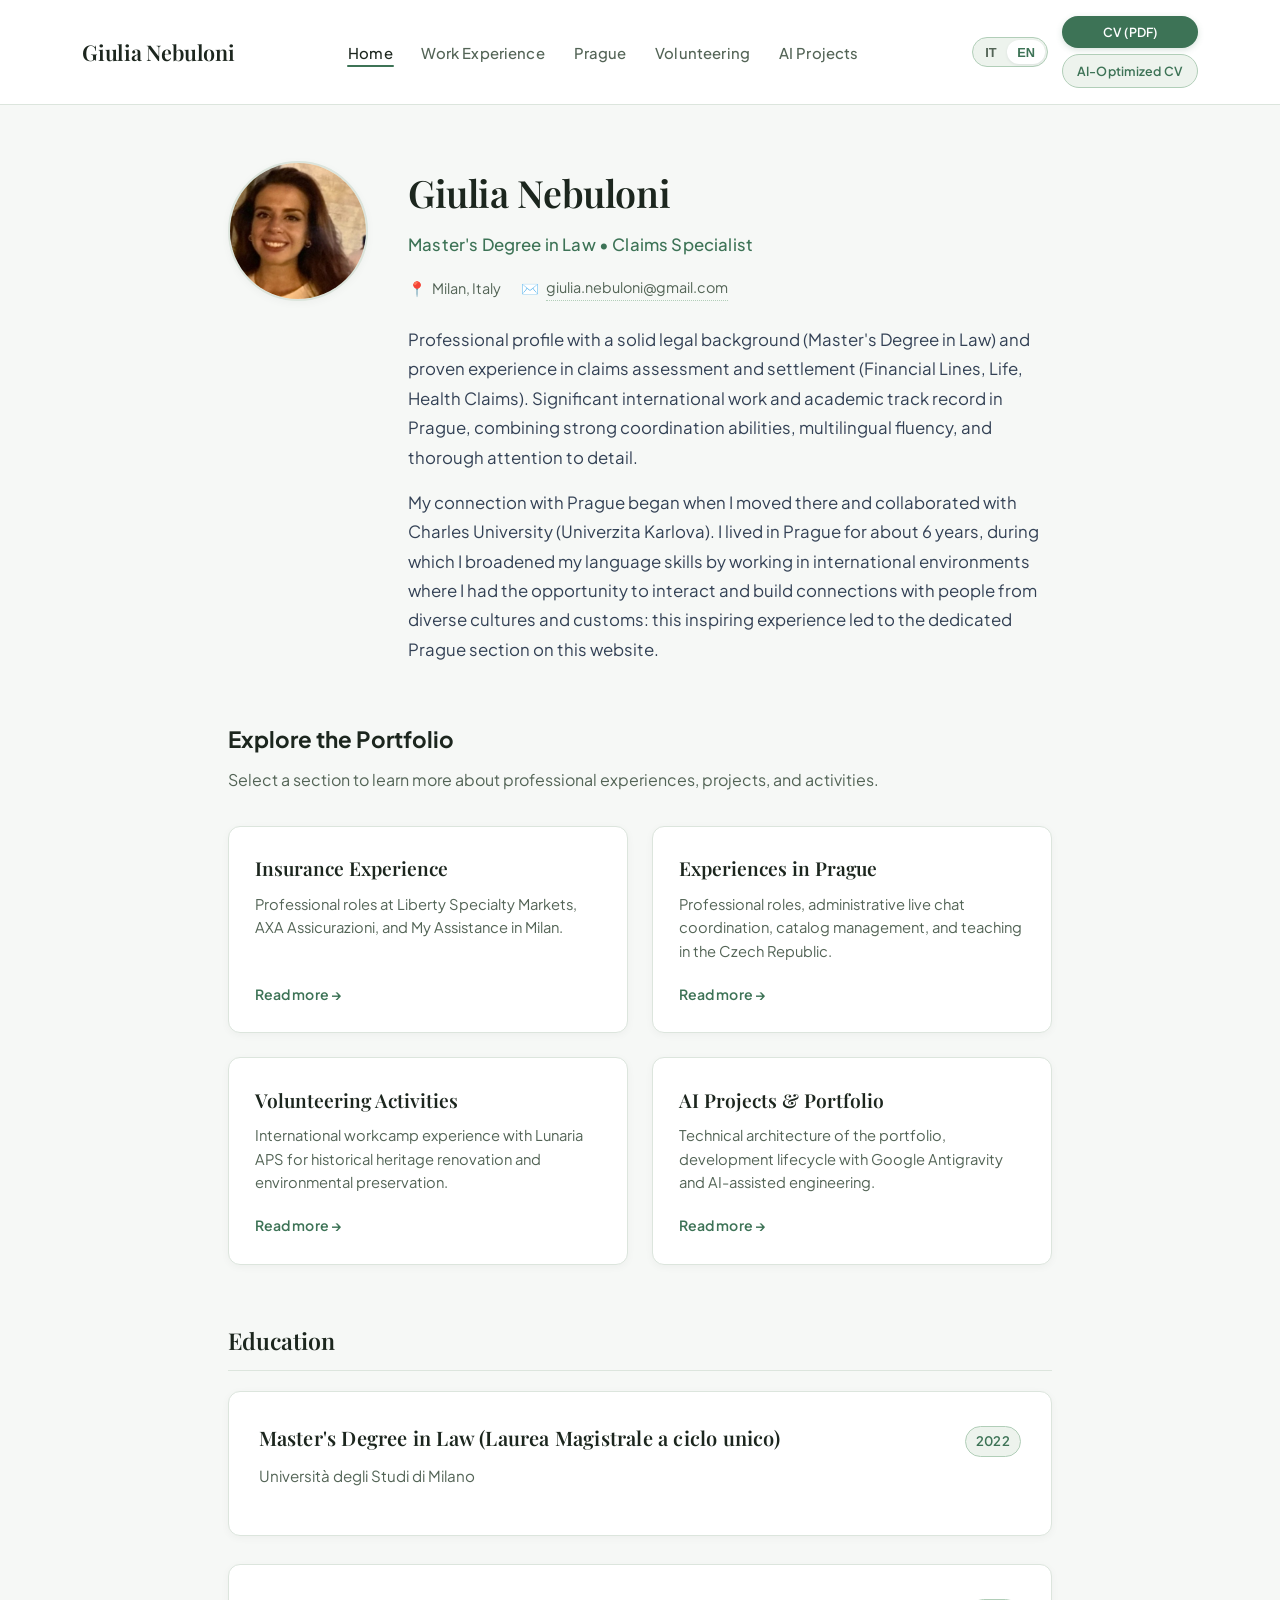
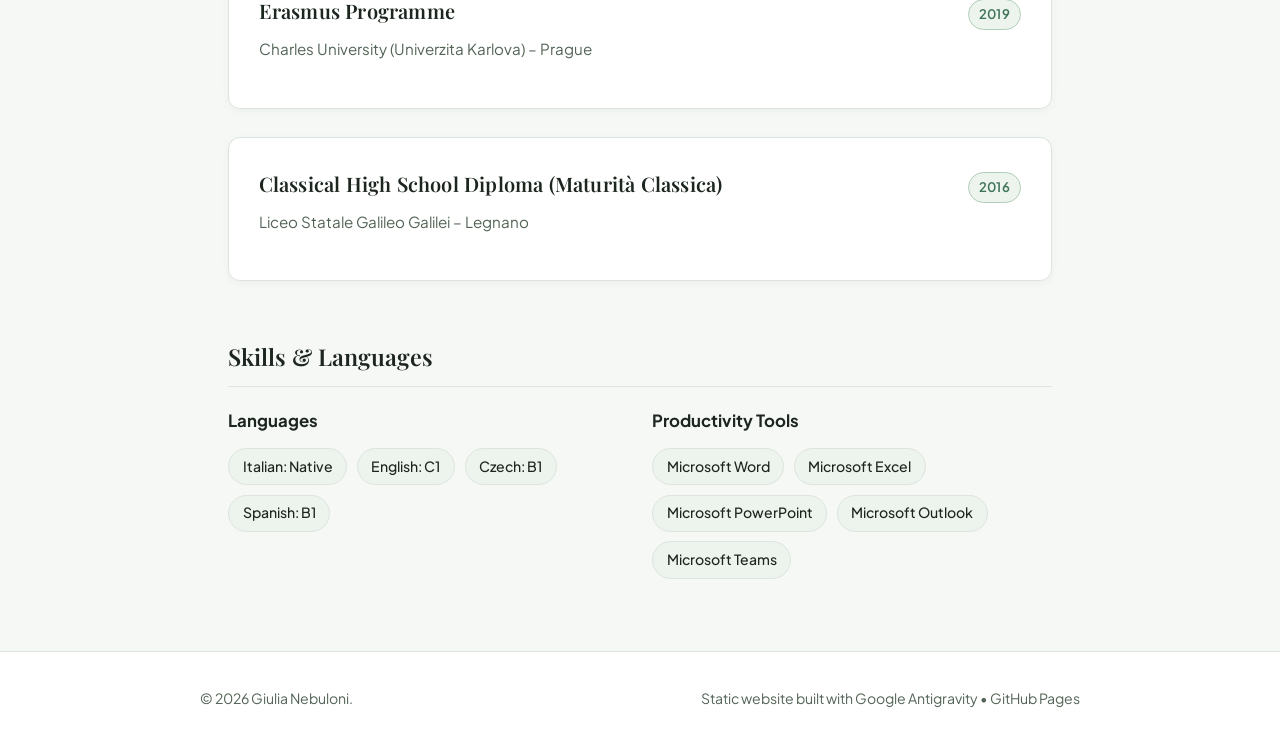
<file: index.html>
<!DOCTYPE html>
<html lang="it">
<head>
  <meta charset="UTF-8">
  <meta name="viewport" content="width=device-width, initial-scale=1.0">
  <title>Giulia Nebuloni | Portfolio & CV</title>
  <meta name="description" content="Portfolio e percorso professionale di Giulia Nebuloni. Esperienze nel settore assicurativo, percorsi internazionali a Praga e progetti di intelligenza artificiale.">
  <link rel="stylesheet" href="css/style.css">
</head>
<body>
  <!-- Header & Navigation -->
  <header class="site-header">
    <div class="nav-container">
      <a href="index.html" class="brand">Giulia Nebuloni</a>
      
      <button class="nav-toggle" aria-label="Menu" aria-expanded="false">&#9776;</button>

      <ul class="nav-links">
        <li><a href="index.html" class="active" data-i18n="nav_home">Home</a></li>
        <li><a href="esperienze.html" data-i18n="nav_exp">Esperienze</a></li>
        <li><a href="praga.html" data-i18n="nav_prague">Praga</a></li>
        <li><a href="volontariato.html" data-i18n="nav_volunteering">Volontariato</a></li>
        <li><a href="progetti-ai.html" data-i18n="nav_ai">Progetti AI</a></li>
      </ul>

      <div class="nav-actions">
        <div class="lang-switch" role="group" aria-label="Selettore lingua">
          <button type="button" class="lang-btn active" data-lang="it" aria-pressed="true">IT</button>
          <button type="button" class="lang-btn" data-lang="en" aria-pressed="false">EN</button>
        </div>
        <div class="cv-buttons">
          <a href="assets/docs/cv-it.pdf" class="btn-cv" download="Giulia_Nebuloni_CV_IT.pdf" data-i18n="btn_cv" data-i18n-attr="href:cv_href;download:cv_filename">CV (PDF)</a>
          <a href="assets/docs/cv-ai-it.pdf" class="btn-cv btn-cv-ai" download="Giulia_Nebuloni_CV_AI_IT.pdf" data-i18n="btn_cv_ai" data-i18n-attr="href:cv_ai_href;download:cv_ai_filename">CV Ottimizzato AI</a>
        </div>
      </div>
    </div>
  </header>

  <!-- Main Content -->
  <main class="main-content">
    <section class="hero">
      <div class="hero-avatar-wrapper">
        <img src="assets/img/foto.jpg" alt="Giulia Nebuloni" class="hero-avatar">
      </div>
      <div class="hero-text">
        <h1 data-i18n="hero_name">Giulia Nebuloni</h1>
        <p class="subtitle" data-i18n="hero_title">Laurea Magistrale in Giurisprudenza &bull; Liquidatrice Sinistri</p>
        <div class="meta-info">
          <span>📍 <span data-i18n="hero_location">Milano, Italia</span></span>
          <span>✉️ <a href="mailto:giulia.nebuloni@gmail.com">giulia.nebuloni@gmail.com</a></span>
        </div>
        <p class="hero-bio" data-i18n="hero_bio_p1">
          Profilo con solida formazione giuridica (Laurea Magistrale a ciclo unico in Giurisprudenza) ed esperienza professionale maturata nella gestione e liquidazione sinistri (Financial Lines, Ramo Vita, Sinistri Sanitari). Significativo percorso lavorativo e accademico internazionale svolto a Praga, con comprovate competenze di coordinamento, multilinguismo e attenzione al dettaglio.
        </p>
        <p class="hero-bio" data-i18n="hero_bio_p2" style="margin-top: 1rem;">
          Il mio legame con Praga è nato con il trasferimento e la collaborazione con l’Università Karlova. Ho quindi vissuto a Praga per circa 6 anni, durante i quali ho allargato le mie competenze linguistiche lavorando in contesti internazionali, nei quali ho avuto l’opportunità di interagire e creare legami con persone di culture e consuetudini diverse: da questo percorso nasce la sezione dedicata a Praga all'interno del sito.
        </p>
      </div>
    </section>

    <!-- Navigation Hub Cards -->
    <section>
      <h2 data-i18n="sections_title" style="font-size: 1.4rem; margin-bottom: 0.5rem;">Esplora il Portfolio</h2>
      <p style="color: var(--text-muted); margin-bottom: 1.5rem;" data-i18n="sections_subtitle">Seleziona una sezione per approfondire le esperienze, i progetti e le attività svolte.</p>
      
      <div class="nav-grid">
        <a href="esperienze.html" class="nav-card">
          <div>
            <h3 data-i18n="card_exp_title">Esperienze Assicurative</h3>
            <p data-i18n="card_exp_desc">Ruoli professionali presso Liberty Specialty Markets, AXA Assicurazioni e My Assistance a Milano.</p>
          </div>
          <span class="arrow-link" data-i18n="card_link">Approfondisci &rarr;</span>
        </a>

        <a href="praga.html" class="nav-card">
          <div>
            <h3 data-i18n="card_prague_title">Esperienze a Praga</h3>
            <p data-i18n="card_prague_desc">Attività lavorative, coordinamento amministrativo, catalog management e insegnamento nella Repubblica Ceca.</p>
          </div>
          <span class="arrow-link" data-i18n="card_link">Approfondisci &rarr;</span>
        </a>

        <a href="volontariato.html" class="nav-card">
          <div>
            <h3 data-i18n="card_vol_title">Attività di Volontariato</h3>
            <p data-i18n="card_vol_desc">Esperienza internazionale sul campo con Lunaria APS per la riqualificazione e tutela di beni storici e verdi.</p>
          </div>
          <span class="arrow-link" data-i18n="card_link">Approfondisci &rarr;</span>
        </a>

        <a href="progetti-ai.html" class="nav-card">
          <div>
            <h3 data-i18n="card_ai_title">Progetti AI & Portfolio</h3>
            <p data-i18n="card_ai_desc">Architettura tecnica del portfolio, processo di realizzazione con Google Antigravity e intelligenza artificiale assistita.</p>
          </div>
          <span class="arrow-link" data-i18n="card_link">Approfondisci &rarr;</span>
        </a>
      </div>
    </section>

    <!-- Education & Skills Summary -->
    <section class="info-section">
      <h2 data-i18n="education_title">Formazione</h2>
      <div class="experience-list">
        <div class="experience-card">
          <div class="card-header">
            <span class="card-title" data-i18n="edu_1_title">Laurea Magistrale a ciclo unico in Giurisprudenza</span>
            <span class="card-period">2022</span>
          </div>
          <div class="card-meta">Università degli Studi di Milano</div>
        </div>

        <div class="experience-card">
          <div class="card-header">
            <span class="card-title" data-i18n="edu_2_title">Programma Erasmus</span>
            <span class="card-period">2019</span>
          </div>
          <div class="card-meta" data-i18n="edu_2_meta">Univerzita Karlova (Università Carlo IV) – Praga</div>
        </div>

        <div class="experience-card">
          <div class="card-header">
            <span class="card-title" data-i18n="edu_3_title">Maturità Classica</span>
            <span class="card-period">2016</span>
          </div>
          <div class="card-meta">Liceo Statale Galileo Galilei – Legnano</div>
        </div>
      </div>
    </section>

    <section class="info-section">
      <h2 data-i18n="skills_title">Competenze & Lingue</h2>
      <div style="display: grid; grid-template-columns: repeat(auto-fit, minmax(250px, 1fr)); gap: 1.5rem;">
        <div>
          <h3 style="font-size: 1.05rem; margin-bottom: 0.75rem;" data-i18n="skills_languages">Lingue</h3>
          <div class="skills-tags">
            <span class="tag" data-i18n="lang_it">Italiano: Madrelingua</span>
            <span class="tag" data-i18n="lang_en">Inglese: C1</span>
            <span class="tag" data-i18n="lang_cs">Ceco: B1</span>
            <span class="tag" data-i18n="lang_es">Spagnolo: B1</span>
          </div>
        </div>
        <div>
          <h3 style="font-size: 1.05rem; margin-bottom: 0.75rem;" data-i18n="skills_tools">Strumenti Informatici</h3>
          <div class="skills-tags">
            <span class="tag">Microsoft Word</span>
            <span class="tag">Microsoft Excel</span>
            <span class="tag">Microsoft PowerPoint</span>
            <span class="tag">Microsoft Outlook</span>
            <span class="tag">Microsoft Teams</span>
          </div>
        </div>
      </div>
    </section>
  </main>

  <!-- Footer -->
  <footer class="site-footer">
    <div class="footer-content">
      <span>&copy; 2026 Giulia Nebuloni.</span>
      <span data-i18n="footer_hosted">Sito statico sviluppato con Google Antigravity &bull; GitHub Pages</span>
    </div>
  </footer>

  <script>
    window.PAGE_TITLE_KEY = 'home_page_title';
    window.TRANSLATIONS = {
      it: {
        home_page_title: "Giulia Nebuloni | Portfolio & CV",
        nav_home: "Home",
        nav_exp: "Esperienze",
        nav_prague: "Praga",
        nav_volunteering: "Volontariato",
        nav_ai: "Progetti AI",
        btn_cv: "CV (PDF)",
        cv_href: "assets/docs/cv-it.pdf",
        cv_filename: "Giulia_Nebuloni_CV_IT.pdf",
        btn_cv_ai: "CV Ottimizzato AI",
        cv_ai_href: "assets/docs/cv-ai-it.pdf",
        cv_ai_filename: "Giulia_Nebuloni_CV_AI_IT.pdf",
        hero_name: "Giulia Nebuloni",
        hero_title: "Laurea Magistrale in Giurisprudenza &bull; Liquidatrice Sinistri",
        hero_location: "Milano, Italia",
        hero_bio_p1: "Profilo con solida formazione giuridica (Laurea Magistrale a ciclo unico in Giurisprudenza) ed esperienza professionale maturata nella gestione e liquidazione sinistri (Financial Lines, Ramo Vita, Sinistri Sanitari). Significativo percorso lavorativo e accademico internazionale svolto a Praga, con comprovate competenze di coordinamento, multilinguismo e attenzione al dettaglio.",
        hero_bio_p2: "Il mio legame con Praga è nato con il trasferimento e la collaborazione con l’Università Karlova. Ho quindi vissuto a Praga per circa 6 anni, durante i quali ho allargato le mie competenze linguistiche lavorando in contesti internazionali, nei quali ho avuto l’opportunità di interagire e creare legami con persone di culture e consuetudini diverse: da questo percorso nasce la sezione dedicata a Praga all'interno del sito.",
        sections_title: "Esplora il Portfolio",
        sections_subtitle: "Seleziona una sezione per approfondire le esperienze, i progetti e le attività svolte.",
        card_exp_title: "Esperienze Assicurative",
        card_exp_desc: "Ruoli professionali presso Liberty Specialty Markets, AXA Assicurazioni e My Assistance a Milano.",
        card_prague_title: "Esperienze a Praga",
        card_prague_desc: "Attività lavorative, coordinamento amministrativo, catalog management e insegnamento nella Repubblica Ceca.",
        card_vol_title: "Attività di Volontariato",
        card_vol_desc: "Esperienza internazionale sul campo con Lunaria APS per la riqualificazione e tutela di beni storici e verdi.",
        card_ai_title: "Progetti AI & Portfolio",
        card_ai_desc: "Architettura tecnica del portfolio, processo di realizzazione con Google Antigravity e intelligenza artificiale assistita.",
        card_link: "Approfondisci &rarr;",
        education_title: "Formazione",
        edu_1_title: "Laurea Magistrale a ciclo unico in Giurisprudenza",
        edu_2_title: "Programma Erasmus",
        edu_2_meta: "Univerzita Karlova (Università Carlo IV) – Praga",
        edu_3_title: "Maturità Classica",
        skills_title: "Competenze & Lingue",
        skills_languages: "Lingue",
        skills_tools: "Strumenti Informatici",
        lang_it: "Italiano: Madrelingua",
        lang_en: "Inglese: C1",
        lang_cs: "Ceco: B1",
        lang_es: "Spagnolo: B1",
        footer_hosted: "Sito statico sviluppato con Google Antigravity &bull; GitHub Pages"
      },
      en: {
        home_page_title: "Giulia Nebuloni | Portfolio & CV",
        nav_home: "Home",
        nav_exp: "Work Experience",
        nav_prague: "Prague",
        nav_volunteering: "Volunteering",
        nav_ai: "AI Projects",
        btn_cv: "CV (PDF)",
        cv_href: "assets/docs/cv-en.pdf",
        cv_filename: "Giulia_Nebuloni_CV_EN.pdf",
        btn_cv_ai: "AI-Optimized CV",
        cv_ai_href: "assets/docs/cv-ai-en.pdf",
        cv_ai_filename: "Giulia_Nebuloni_CV_AI_EN.pdf",
        hero_name: "Giulia Nebuloni",
        hero_title: "Master's Degree in Law &bull; Claims Specialist",
        hero_location: "Milan, Italy",
        hero_bio_p1: "Professional profile with a solid legal background (Master's Degree in Law) and proven experience in claims assessment and settlement (Financial Lines, Life, Health Claims). Significant international work and academic track record in Prague, combining strong coordination abilities, multilingual fluency, and thorough attention to detail.",
        hero_bio_p2: "My connection with Prague began when I moved there and collaborated with Charles University (Univerzita Karlova). I lived in Prague for about 6 years, during which I broadened my language skills by working in international environments where I had the opportunity to interact and build connections with people from diverse cultures and customs: this inspiring experience led to the dedicated Prague section on this website.",
        sections_title: "Explore the Portfolio",
        sections_subtitle: "Select a section to learn more about professional experiences, projects, and activities.",
        card_exp_title: "Insurance Experience",
        card_exp_desc: "Professional roles at Liberty Specialty Markets, AXA Assicurazioni, and My Assistance in Milan.",
        card_prague_title: "Experiences in Prague",
        card_prague_desc: "Professional roles, administrative live chat coordination, catalog management, and teaching in the Czech Republic.",
        card_vol_title: "Volunteering Activities",
        card_vol_desc: "International workcamp experience with Lunaria APS for historical heritage renovation and environmental preservation.",
        card_ai_title: "AI Projects & Portfolio",
        card_ai_desc: "Technical architecture of the portfolio, development lifecycle with Google Antigravity and AI-assisted engineering.",
        card_link: "Read more &rarr;",
        education_title: "Education",
        edu_1_title: "Master's Degree in Law (Laurea Magistrale a ciclo unico)",
        edu_2_title: "Erasmus Programme",
        edu_2_meta: "Charles University (Univerzita Karlova) – Prague",
        edu_3_title: "Classical High School Diploma (Maturità Classica)",
        skills_title: "Skills & Languages",
        skills_languages: "Languages",
        skills_tools: "Productivity Tools",
        lang_it: "Italian: Native",
        lang_en: "English: C1",
        lang_cs: "Czech: B1",
        lang_es: "Spanish: B1",
        footer_hosted: "Static website built with Google Antigravity &bull; GitHub Pages"
      }
    };
  </script>
  <script src="js/main.js"></script>
</body>
</html>
</file>
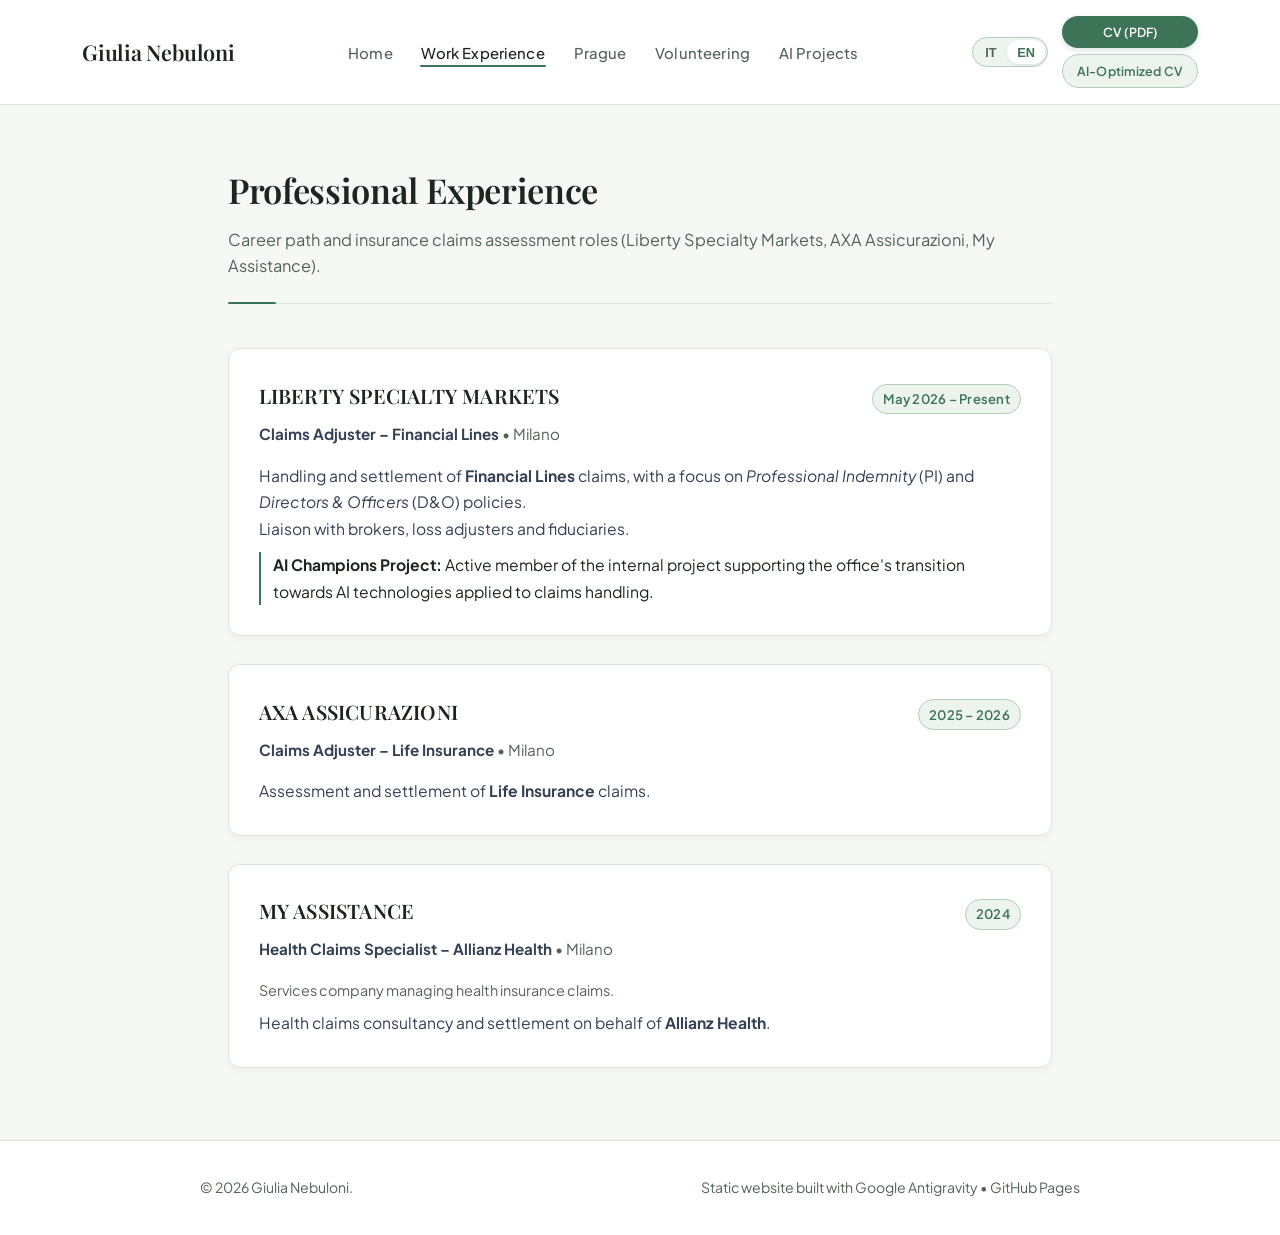
<file: esperienze.html>
<!DOCTYPE html>
<html lang="it">
<head>
  <meta charset="UTF-8">
  <meta name="viewport" content="width=device-width, initial-scale=1.0">
  <title>Esperienze Assicurative | Giulia Nebuloni</title>
  <meta name="description" content="Esperienze professionali di Giulia Nebuloni nel settore assicurativo: Liberty Specialty Markets, AXA Assicurazioni e My Assistance.">
  <link rel="stylesheet" href="css/style.css">
</head>
<body>
  <!-- Header & Navigation -->
  <header class="site-header">
    <div class="nav-container">
      <a href="index.html" class="brand">Giulia Nebuloni</a>
      
      <button class="nav-toggle" aria-label="Menu" aria-expanded="false">&#9776;</button>

      <ul class="nav-links">
        <li><a href="index.html" data-i18n="nav_home">Home</a></li>
        <li><a href="esperienze.html" class="active" data-i18n="nav_exp">Esperienze</a></li>
        <li><a href="praga.html" data-i18n="nav_prague">Praga</a></li>
        <li><a href="volontariato.html" data-i18n="nav_volunteering">Volontariato</a></li>
        <li><a href="progetti-ai.html" data-i18n="nav_ai">Progetti AI</a></li>
      </ul>

      <div class="nav-actions">
        <div class="lang-switch" role="group" aria-label="Selettore lingua">
          <button type="button" class="lang-btn active" data-lang="it" aria-pressed="true">IT</button>
          <button type="button" class="lang-btn" data-lang="en" aria-pressed="false">EN</button>
        </div>
        <div class="cv-buttons">
          <a href="assets/docs/cv-it.pdf" class="btn-cv" download="Giulia_Nebuloni_CV_IT.pdf" data-i18n="btn_cv" data-i18n-attr="href:cv_href;download:cv_filename">CV (PDF)</a>
          <a href="assets/docs/cv-ai-it.pdf" class="btn-cv btn-cv-ai" download="Giulia_Nebuloni_CV_AI_IT.pdf" data-i18n="btn_cv_ai" data-i18n-attr="href:cv_ai_href;download:cv_ai_filename">CV Ottimizzato AI</a>
        </div>
      </div>
    </div>
  </header>

  <!-- Main Content -->
  <main class="main-content">
    <div class="page-header">
      <h1 data-i18n="page_title">Esperienze Professionali</h1>
      <p data-i18n="page_subtitle">Percorso lavorativo e ruoli operativi nel settore assicurativo (Liberty Specialty Markets, AXA Assicurazioni, My Assistance).</p>
    </div>

    <div class="experience-list">
      <!-- Liberty -->
      <article class="experience-card">
        <div class="card-header">
          <h2 class="card-title">LIBERTY SPECIALTY MARKETS</h2>
          <span class="card-period" data-i18n="liberty_period">Maggio 2026 – Presente</span>
        </div>
        <div class="card-meta">
          <strong data-i18n="liberty_role">Liquidatrice Sinistri – Financial Lines</strong> &bull; Milano
        </div>
        <div class="card-description">
          <p data-i18n="liberty_desc1">Gestione e liquidazione dei sinistri rientranti nell’area <strong>Financial Lines</strong>, con focus su polizze PI (<em>Professional Indemnity</em>) e D&amp;O (<em>Directors and Officers</em>).</p>
          <p data-i18n="liberty_desc2">Rapporti con broker, periti e fiduciari.</p>
          <p data-i18n="liberty_ai_champ" style="margin-top: 0.6rem; padding-left: 0.75rem; border-left: 2px solid var(--accent); color: var(--text-main);"><strong>Progetto AI Champions:</strong> Membro attivo del progetto interno che supporta la transizione dell'ufficio verso l'adozione di tecnologie di intelligenza artificiale applicate alla gestione dei sinistri.</p>
        </div>
      </article>

      <!-- AXA -->
      <article class="experience-card">
        <div class="card-header">
          <h2 class="card-title">AXA ASSICURAZIONI</h2>
          <span class="card-period">2025 – 2026</span>
        </div>
        <div class="card-meta">
          <strong data-i18n="axa_role">Liquidatrice Sinistri – Ramo Vita</strong> &bull; Milano
        </div>
        <div class="card-description">
          <p data-i18n="axa_desc1">Valutazione e liquidazione dei sinistri del <strong>Ramo Vita</strong>.</p>
        </div>
      </article>

      <!-- My Assistance -->
      <article class="experience-card">
        <div class="card-header">
          <h2 class="card-title">MY ASSISTANCE</h2>
          <span class="card-period">2024</span>
        </div>
        <div class="card-meta">
          <strong data-i18n="my_role">Liquidatrice Sinistri Sanitari – Allianz Health</strong> &bull; Milano
        </div>
        <div class="card-description">
          <p data-i18n="my_context" style="color: var(--text-muted); font-size: 0.9rem; margin-bottom: 0.5rem;">Società di servizi operante nella gestione dei sinistri sanitari.</p>
          <p data-i18n="my_desc1">Attività di consulenza e liquidazione dei sinistri sanitari di <strong>Allianz Health</strong>.</p>
        </div>
      </article>
    </div>
  </main>

  <!-- Footer -->
  <footer class="site-footer">
    <div class="footer-content">
      <span>&copy; 2026 Giulia Nebuloni.</span>
      <span data-i18n="footer_hosted">Sito statico sviluppato con Google Antigravity &bull; GitHub Pages</span>
    </div>
  </footer>

  <script>
    window.PAGE_TITLE_KEY = 'exp_page_title';
    window.TRANSLATIONS = {
      it: {
        exp_page_title: "Esperienze Assicurative | Giulia Nebuloni",
        nav_home: "Home",
        nav_exp: "Esperienze",
        nav_prague: "Praga",
        nav_volunteering: "Volontariato",
        nav_ai: "Progetti AI",
        btn_cv: "CV (PDF)",
        cv_href: "assets/docs/cv-it.pdf",
        cv_filename: "Giulia_Nebuloni_CV_IT.pdf",
        btn_cv_ai: "CV Ottimizzato AI",
        cv_ai_href: "assets/docs/cv-ai-it.pdf",
        cv_ai_filename: "Giulia_Nebuloni_CV_AI_IT.pdf",
        page_title: "Esperienze Professionali",
        page_subtitle: "Percorso lavorativo e ruoli operativi nel settore assicurativo (Liberty Specialty Markets, AXA Assicurazioni, My Assistance).",
        liberty_period: "Maggio 2026 – Presente",
        liberty_role: "Liquidatrice Sinistri – Financial Lines",
        liberty_desc1: "Gestione e liquidazione dei sinistri rientranti nell’area <strong>Financial Lines</strong>, con focus su polizze PI (<em>Professional Indemnity</em>) e D&O (<em>Directors and Officers</em>).",
        liberty_desc2: "Rapporti con broker, periti e fiduciari.",
        liberty_ai_champ: "<strong>Progetto AI Champions:</strong> Membro attivo del progetto interno che supporta la transizione dell'ufficio verso l'adozione di tecnologie di intelligenza artificiale applicate alla gestione dei sinistri.",
        axa_role: "Liquidatrice Sinistri – Ramo Vita",
        axa_desc1: "Valutazione e liquidazione dei sinistri del <strong>Ramo Vita</strong>.",
        my_role: "Liquidatrice Sinistri Sanitari – Allianz Health",
        my_context: "Società di servizi operante nella gestione dei sinistri sanitari.",
        my_desc1: "Attività di consulenza e liquidazione dei sinistri sanitari di <strong>Allianz Health</strong>.",
        footer_hosted: "Sito statico sviluppato con Google Antigravity &bull; GitHub Pages"
      },
      en: {
        exp_page_title: "Insurance Experience | Giulia Nebuloni",
        nav_home: "Home",
        nav_exp: "Work Experience",
        nav_prague: "Prague",
        nav_volunteering: "Volunteering",
        nav_ai: "AI Projects",
        btn_cv: "CV (PDF)",
        cv_href: "assets/docs/cv-en.pdf",
        cv_filename: "Giulia_Nebuloni_CV_EN.pdf",
        btn_cv_ai: "AI-Optimized CV",
        cv_ai_href: "assets/docs/cv-ai-en.pdf",
        cv_ai_filename: "Giulia_Nebuloni_CV_AI_EN.pdf",
        page_title: "Professional Experience",
        page_subtitle: "Career path and insurance claims assessment roles (Liberty Specialty Markets, AXA Assicurazioni, My Assistance).",
        liberty_period: "May 2026 – Present",
        liberty_role: "Claims Adjuster – Financial Lines",
        liberty_desc1: "Handling and settlement of <strong>Financial Lines</strong> claims, with a focus on <em>Professional Indemnity</em> (PI) and <em>Directors &amp; Officers</em> (D&O) policies.",
        liberty_desc2: "Liaison with brokers, loss adjusters and fiduciaries.",
        liberty_ai_champ: "<strong>AI Champions Project:</strong> Active member of the internal project supporting the office's transition towards AI technologies applied to claims handling.",
        axa_role: "Claims Adjuster – Life Insurance",
        axa_desc1: "Assessment and settlement of <strong>Life Insurance</strong> claims.",
        my_role: "Health Claims Specialist – Allianz Health",
        my_context: "Services company managing health insurance claims.",
        my_desc1: "Health claims consultancy and settlement on behalf of <strong>Allianz Health</strong>.",
        footer_hosted: "Static website built with Google Antigravity &bull; GitHub Pages"
      }
    };
  </script>
  <script src="js/main.js"></script>
</body>
</html>
</file>
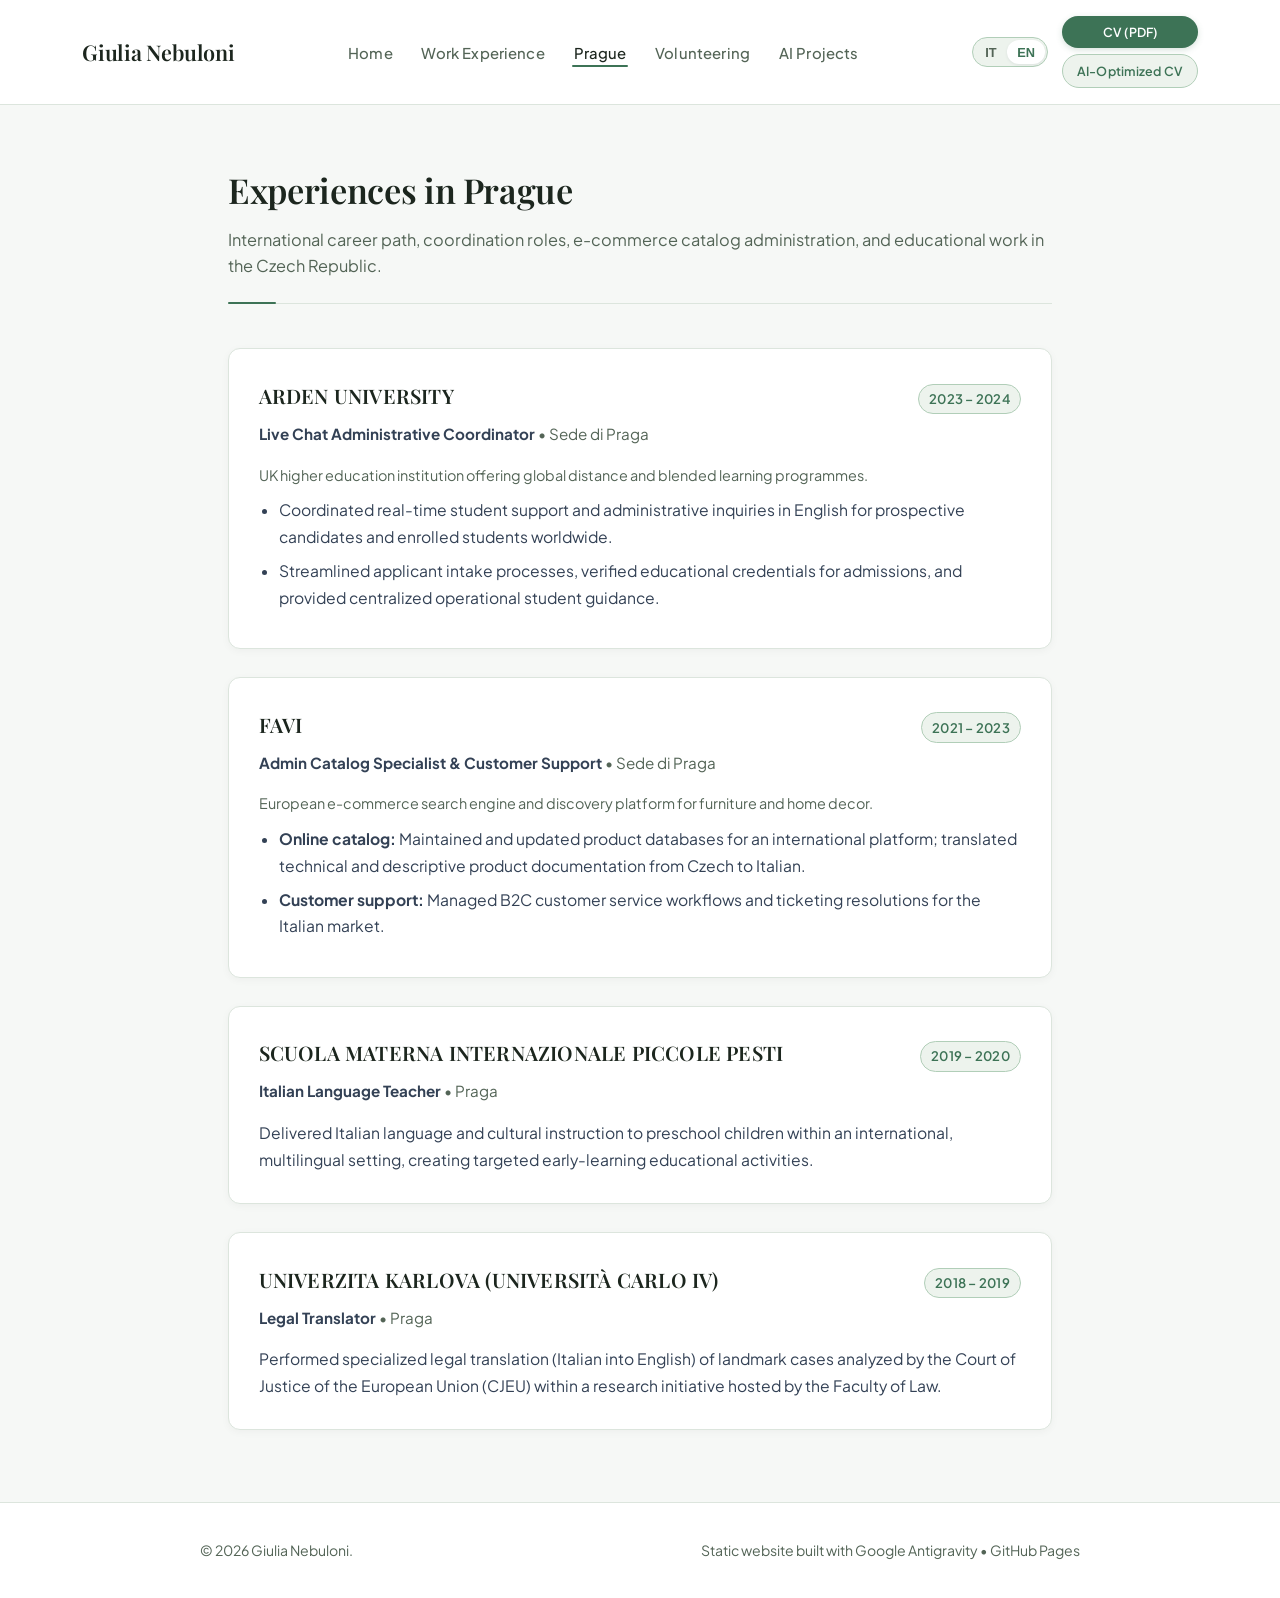
<file: praga.html>
<!DOCTYPE html>
<html lang="it">
<head>
  <meta charset="UTF-8">
  <meta name="viewport" content="width=device-width, initial-scale=1.0">
  <title>Esperienze a Praga | Giulia Nebuloni</title>
  <meta name="description" content="Esperienze professionali, accademiche e linguistiche di Giulia Nebuloni a Praga: Arden University, FAVI, Piccole Pesti, Univerzita Karlova.">
  <link rel="stylesheet" href="css/style.css">
</head>
<body>
  <!-- Header & Navigation -->
  <header class="site-header">
    <div class="nav-container">
      <a href="index.html" class="brand">Giulia Nebuloni</a>
      
      <button class="nav-toggle" aria-label="Menu" aria-expanded="false">&#9776;</button>

      <ul class="nav-links">
        <li><a href="index.html" data-i18n="nav_home">Home</a></li>
        <li><a href="esperienze.html" data-i18n="nav_exp">Esperienze</a></li>
        <li><a href="praga.html" class="active" data-i18n="nav_prague">Praga</a></li>
        <li><a href="volontariato.html" data-i18n="nav_volunteering">Volontariato</a></li>
        <li><a href="progetti-ai.html" data-i18n="nav_ai">Progetti AI</a></li>
      </ul>

      <div class="nav-actions">
        <div class="lang-switch" role="group" aria-label="Selettore lingua">
          <button type="button" class="lang-btn active" data-lang="it" aria-pressed="true">IT</button>
          <button type="button" class="lang-btn" data-lang="en" aria-pressed="false">EN</button>
        </div>
        <div class="cv-buttons">
          <a href="assets/docs/cv-it.pdf" class="btn-cv" download="Giulia_Nebuloni_CV_IT.pdf" data-i18n="btn_cv" data-i18n-attr="href:cv_href;download:cv_filename">CV (PDF)</a>
          <a href="assets/docs/cv-ai-it.pdf" class="btn-cv btn-cv-ai" download="Giulia_Nebuloni_CV_AI_IT.pdf" data-i18n="btn_cv_ai" data-i18n-attr="href:cv_ai_href;download:cv_ai_filename">CV Ottimizzato AI</a>
        </div>
      </div>
    </div>
  </header>

  <!-- Main Content -->
  <main class="main-content">
    <div class="page-header">
      <h1 data-i18n="prague_title">Esperienze a Praga</h1>
      <p data-i18n="prague_subtitle">Percorso professionale internazionale, ruoli di coordinamento, gestione di cataloghi digitali e attività educative nella Repubblica Ceca.</p>
    </div>

    <div class="experience-list">
      <!-- Arden University -->
      <article class="experience-card">
        <div class="card-header">
          <h2 class="card-title">ARDEN UNIVERSITY</h2>
          <span class="card-period">2023 – 2024</span>
        </div>
        <div class="card-meta">
          <strong data-i18n="arden_role">Live Chat Administrative Coordinator</strong> &bull; Sede di Praga
        </div>
        <div class="card-description">
          <p data-i18n="arden_context" style="color: var(--text-muted); font-size: 0.9rem; margin-bottom: 0.5rem;">Ateneo britannico con offerta formativa globale in modalità distance e blended learning.</p>
          <ul>
            <li data-i18n="arden_task1">Coordinamento del servizio di assistenza live chat e supporto amministrativo in lingua inglese per studenti e candidati internazionali (corsi UK e blended learning globali).</li>
            <li data-i18n="arden_task2">Gestione operativa dell'intero flusso di ammissione, verifica documentale dei titoli accademici per le immatricolazioni e supporto informativo centralizzato.</li>
          </ul>
        </div>
      </article>

      <!-- FAVI -->
      <article class="experience-card">
        <div class="card-header">
          <h2 class="card-title">FAVI</h2>
          <span class="card-period">2021 – 2023</span>
        </div>
        <div class="card-meta">
          <strong data-i18n="favi_role">Admin Catalog Specialist & Customer Support</strong> &bull; Sede di Praga
        </div>
        <div class="card-description">
          <p data-i18n="favi_context" style="color: var(--text-muted); font-size: 0.9rem; margin-bottom: 0.5rem;">Piattaforma e motore di ricerca e-commerce di arredamento e home decor su scala europea.</p>
          <ul>
            <li data-i18n="favi_task1"><strong>Catalogo online:</strong> Redazione, strutturazione, aggiornamento e manutenzione del catalogo prodotti. Traduzione professionale dal ceco all'italiano di testi tecnici e descrittivi di prodotto per i retailer partner.</li>
            <li data-i18n="favi_task2"><strong>Customer support B2C:</strong> Gestione e risoluzione delle richieste dei clienti per il mercato italiano attraverso piattaforme di ticketing e canali dedicati.</li>
          </ul>
        </div>
      </article>

      <!-- Piccole Pesti -->
      <article class="experience-card">
        <div class="card-header">
          <h2 class="card-title">SCUOLA MATERNA INTERNAZIONALE PICCOLE PESTI</h2>
          <span class="card-period">2019 – 2020</span>
        </div>
        <div class="card-meta">
          <strong data-i18n="pesti_role">Insegnante di Lingua Italiana</strong> &bull; Praga
        </div>
        <div class="card-description">
          <p data-i18n="pesti_desc">Insegnamento della lingua e cultura italiana rivolto a bambini in età prescolare all'interno di un contesto educativo multilingue e internazionale, con sviluppo di percorsi pedagogici incentrati sull'apprendimento precoce e l'inclusione linguistica.</p>
        </div>
      </article>

      <!-- Univerzita Karlova -->
      <article class="experience-card">
        <div class="card-header">
          <h2 class="card-title">UNIVERZITA KARLOVA (UNIVERSITÀ CARLO IV)</h2>
          <span class="card-period">2018 – 2019</span>
        </div>
        <div class="card-meta">
          <strong data-i18n="karlova_role">Traduttrice Giuridica</strong> &bull; Praga
        </div>
        <div class="card-description">
          <p data-i18n="karlova_desc">Attività di traduzione giuridica specialistica (dall’italiano all’inglese) di pronunce e casi esaminati dalla Corte di Giustizia dell’Unione Europea (CGUE), nell’ambito di un progetto scientifico promosso dalla Facoltà di Giurisprudenza per l'approfondimento della giurisprudenza comunitaria comparata.</p>
        </div>
      </article>
    </div>
  </main>

  <!-- Footer -->
  <footer class="site-footer">
    <div class="footer-content">
      <span>&copy; 2026 Giulia Nebuloni.</span>
      <span data-i18n="footer_hosted">Sito statico sviluppato con Google Antigravity &bull; GitHub Pages</span>
    </div>
  </footer>

  <script>
    window.PAGE_TITLE_KEY = 'prague_page_title';
    window.TRANSLATIONS = {
      it: {
        prague_page_title: "Esperienze a Praga | Giulia Nebuloni",
        nav_home: "Home",
        nav_exp: "Esperienze",
        nav_prague: "Praga",
        nav_volunteering: "Volontariato",
        nav_ai: "Progetti AI",
        btn_cv: "CV (PDF)",
        cv_href: "assets/docs/cv-it.pdf",
        cv_filename: "Giulia_Nebuloni_CV_IT.pdf",
        btn_cv_ai: "CV Ottimizzato AI",
        cv_ai_href: "assets/docs/cv-ai-it.pdf",
        cv_ai_filename: "Giulia_Nebuloni_CV_AI_IT.pdf",
        prague_title: "Esperienze a Praga",
        prague_subtitle: "Percorso professionale internazionale, ruoli di coordinamento, gestione di cataloghi digitali e attività educative nella Repubblica Ceca.",
        arden_role: "Live Chat Administrative Coordinator",
        arden_context: "Ateneo britannico con offerta formativa globale in modalità distance e blended learning.",
        arden_task1: "Coordinamento del servizio di assistenza live chat e supporto amministrativo in lingua inglese per studenti e candidati internazionali (corsi UK e blended learning globali).",
        arden_task2: "Gestione operativa dell'intero flusso di ammissione, verifica documentale dei titoli accademici per le immatricolazioni e supporto informativo centralizzato.",
        favi_role: "Admin Catalog Specialist & Customer Support",
        favi_context: "Piattaforma e motore di ricerca e-commerce di arredamento e home decor su scala europea.",
        favi_task1: "<strong>Catalogo online:</strong> Redazione, strutturazione, aggiornamento e manutenzione del catalogo prodotti. Traduzione professionale dal ceco all'italiano di testi tecnici e descrittivi di prodotto per i retailer partner.",
        favi_task2: "<strong>Customer support B2C:</strong> Gestione e risoluzione delle richieste dei clienti per il mercato italiano attraverso piattaforme di ticketing e canali dedicati.",
        pesti_role: "Insegnante di Lingua Italiana",
        pesti_desc: "Insegnamento della lingua e cultura italiana rivolto a bambini in età prescolare all'interno di un contesto educativo multilingue e internazionale, con sviluppo di percorsi pedagogici incentrati sull'apprendimento precoce e l'inclusione linguistica.",
        karlova_role: "Traduttrice Giuridica",
        karlova_desc: "Attività di traduzione giuridica specialistica (dall’italiano all’inglese) di pronunce e casi esaminati dalla Corte di Giustizia dell’Unione Europea (CGUE), nell’ambito di un progetto scientifico promosso dalla Facoltà di Giurisprudenza per l'approfondimento della giurisprudenza comunitaria comparata.",
        footer_hosted: "Sito statico sviluppato con Google Antigravity &bull; GitHub Pages"
      },
      en: {
        prague_page_title: "Experiences in Prague | Giulia Nebuloni",
        nav_home: "Home",
        nav_exp: "Work Experience",
        nav_prague: "Prague",
        nav_volunteering: "Volunteering",
        nav_ai: "AI Projects",
        btn_cv: "CV (PDF)",
        cv_href: "assets/docs/cv-en.pdf",
        cv_filename: "Giulia_Nebuloni_CV_EN.pdf",
        btn_cv_ai: "AI-Optimized CV",
        cv_ai_href: "assets/docs/cv-ai-en.pdf",
        cv_ai_filename: "Giulia_Nebuloni_CV_AI_EN.pdf",
        prague_title: "Experiences in Prague",
        prague_subtitle: "International career path, coordination roles, e-commerce catalog administration, and educational work in the Czech Republic.",
        arden_role: "Live Chat Administrative Coordinator",
        arden_context: "UK higher education institution offering global distance and blended learning programmes.",
        arden_task1: "Coordinated real-time student support and administrative inquiries in English for prospective candidates and enrolled students worldwide.",
        arden_task2: "Streamlined applicant intake processes, verified educational credentials for admissions, and provided centralized operational student guidance.",
        favi_role: "Admin Catalog Specialist & Customer Support",
        favi_context: "European e-commerce search engine and discovery platform for furniture and home decor.",
        favi_task1: "<strong>Online catalog:</strong> Maintained and updated product databases for an international platform; translated technical and descriptive product documentation from Czech to Italian.",
        favi_task2: "<strong>Customer support:</strong> Managed B2C customer service workflows and ticketing resolutions for the Italian market.",
        pesti_role: "Italian Language Teacher",
        pesti_desc: "Delivered Italian language and cultural instruction to preschool children within an international, multilingual setting, creating targeted early-learning educational activities.",
        karlova_role: "Legal Translator",
        karlova_desc: "Performed specialized legal translation (Italian into English) of landmark cases analyzed by the Court of Justice of the European Union (CJEU) within a research initiative hosted by the Faculty of Law.",
        footer_hosted: "Static website built with Google Antigravity &bull; GitHub Pages"
      }
    };
  </script>
  <script src="js/main.js"></script>
</body>
</html>
</file>
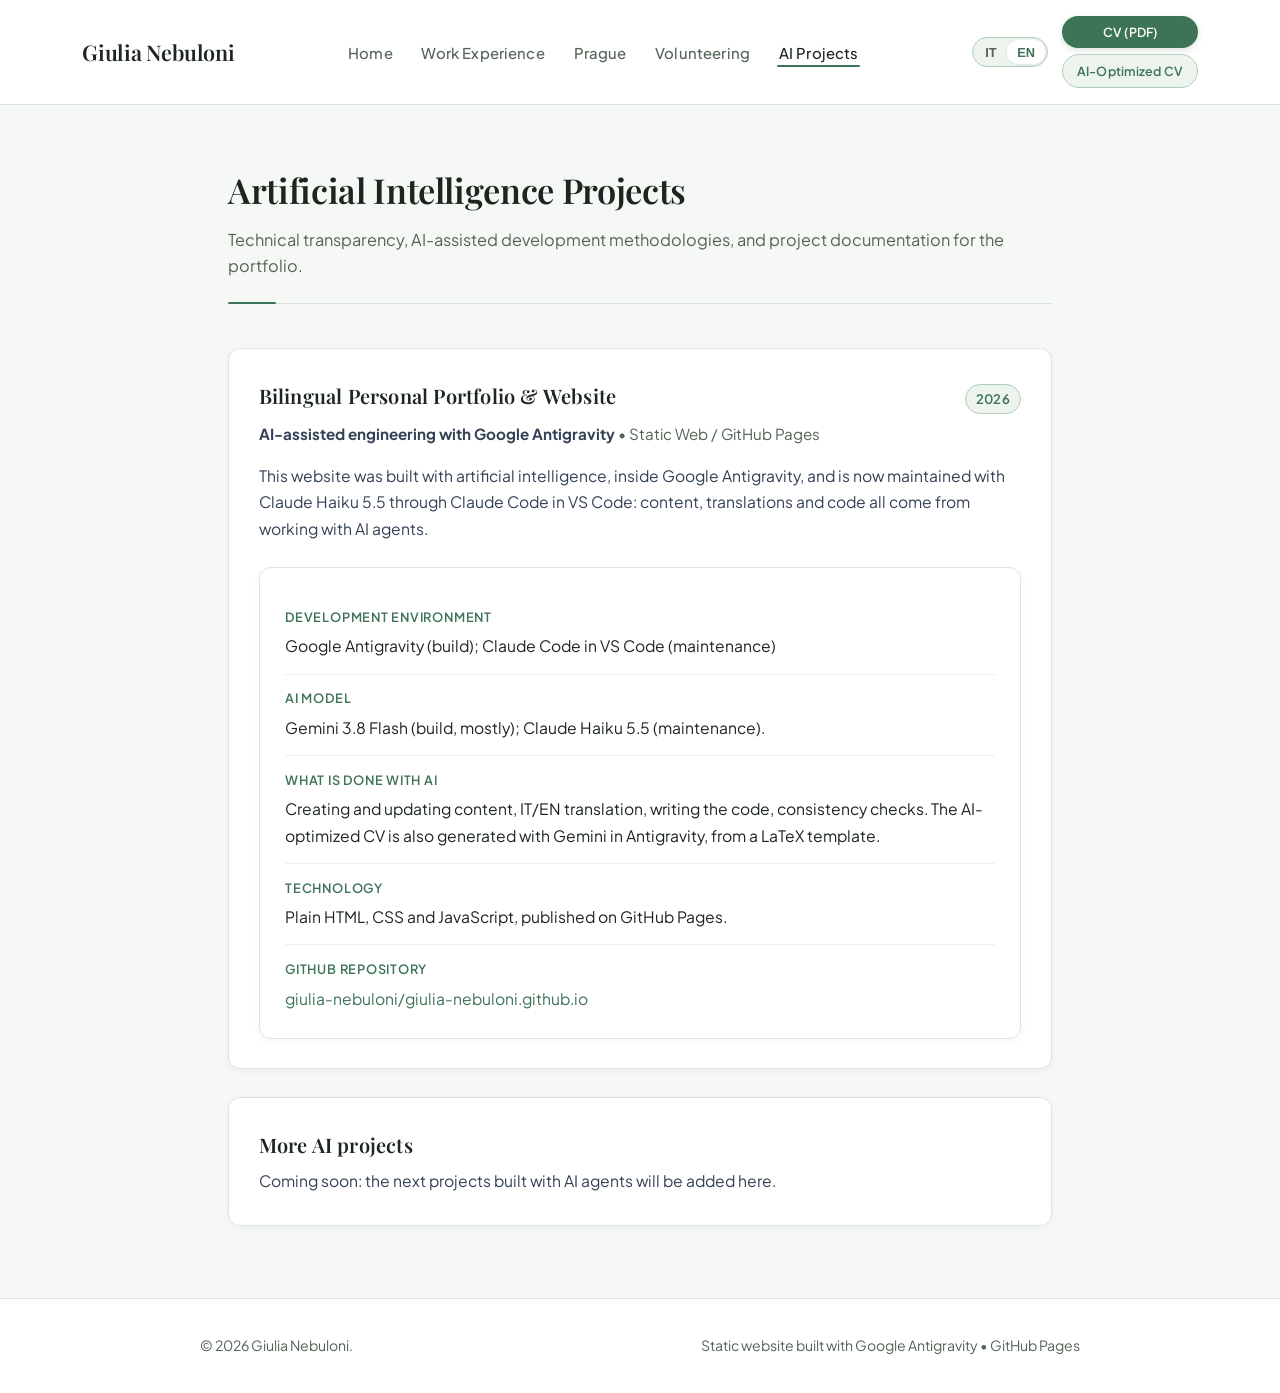
<file: progetti-ai.html>
<!DOCTYPE html>
<html lang="it">
<head>
  <meta charset="UTF-8">
  <meta name="viewport" content="width=device-width, initial-scale=1.0">
  <title>Progetti AI | Giulia Nebuloni</title>
  <meta name="description" content="Progetti di intelligenza artificiale: documentazione tecnica del portfolio bilingue sviluppato con Google Antigravity e intelligenza artificiale.">
  <link rel="stylesheet" href="css/style.css">
</head>
<body>
  <!-- Header & Navigation -->
  <header class="site-header">
    <div class="nav-container">
      <a href="index.html" class="brand">Giulia Nebuloni</a>

      <button class="nav-toggle" aria-label="Menu" aria-expanded="false">&#9776;</button>

      <ul class="nav-links">
        <li><a href="index.html" data-i18n="nav_home">Home</a></li>
        <li><a href="esperienze.html" data-i18n="nav_exp">Esperienze</a></li>
        <li><a href="praga.html" data-i18n="nav_prague">Praga</a></li>
        <li><a href="volontariato.html" data-i18n="nav_volunteering">Volontariato</a></li>
        <li><a href="progetti-ai.html" class="active" data-i18n="nav_ai">Progetti AI</a></li>
      </ul>

      <div class="nav-actions">
        <div class="lang-switch" role="group" aria-label="Selettore lingua">
          <button type="button" class="lang-btn active" data-lang="it" aria-pressed="true">IT</button>
          <button type="button" class="lang-btn" data-lang="en" aria-pressed="false">EN</button>
        </div>
        <div class="cv-buttons">
          <a href="assets/docs/cv-it.pdf" class="btn-cv" download="Giulia_Nebuloni_CV_IT.pdf" data-i18n="btn_cv" data-i18n-attr="href:cv_href;download:cv_filename">CV (PDF)</a>
          <a href="assets/docs/cv-ai-it.pdf" class="btn-cv btn-cv-ai" download="Giulia_Nebuloni_CV_AI_IT.pdf" data-i18n="btn_cv_ai" data-i18n-attr="href:cv_ai_href;download:cv_ai_filename">CV Ottimizzato AI</a>
        </div>
      </div>
    </div>
  </header>

  <!-- Main Content -->
  <main class="main-content">
    <div class="page-header">
      <h1 data-i18n="ai_page_title">Progetti di Intelligenza Artificiale</h1>
      <p data-i18n="ai_page_subtitle">Trasparenza tecnica, metodologie di sviluppo assistito da intelligenza artificiale e documentazione del progetto portfolio.</p>
    </div>

    <div class="experience-list">
      <article class="experience-card">
        <div class="card-header">
          <h2 class="card-title" data-i18n="proj_title">Sito Web &amp; Portfolio Personale Bilingue</h2>
          <span class="card-period">2026</span>
        </div>
        <div class="card-meta">
          <strong data-i18n="proj_role">Sviluppo assistito da AI con Google Antigravity</strong> &bull; Static Web / GitHub Pages
        </div>
        <div class="card-description">
          <p data-i18n="proj_p1">
            Questo sito è stato realizzato con l'intelligenza artificiale, all'interno di Google Antigravity, e viene oggi mantenuto con Claude Haiku 5.5 tramite Claude Code in VS Code: contenuti, traduzioni e codice nascono dal lavoro con agenti AI.
          </p>

          <div class="spec-box">
            <div class="spec-item">
              <span class="spec-label" data-i18n="label_env">Ambiente di sviluppo</span>
              <span class="spec-val" data-i18n="val_env">Google Antigravity (realizzazione); Claude Code in VS Code (manutenzione)</span>
            </div>

            <div class="spec-item">
              <span class="spec-label" data-i18n="label_model">Modello AI</span>
              <span class="spec-val" data-i18n="val_model">Gemini 3.8 Flash (realizzazione, prevalentemente); Claude Haiku 5.5 (manutenzione).</span>
            </div>

            <div class="spec-item">
              <span class="spec-label" data-i18n="label_ai_use">Cosa è fatto con l'AI</span>
              <span class="spec-val" data-i18n="val_ai_use">Creazione e aggiornamento dei contenuti, traduzione IT/EN, scrittura del codice, controlli di coerenza. Anche il CV ottimizzato AI è generato con Gemini in Antigravity, a partire da un template LaTeX.</span>
            </div>

            <div class="spec-item">
              <span class="spec-label" data-i18n="label_tech">Tecnologia</span>
              <span class="spec-val" data-i18n="val_tech">HTML, CSS e JavaScript semplici, pubblicati su GitHub Pages.</span>
            </div>

            <div class="spec-item">
              <span class="spec-label" data-i18n="label_repo">Repository GitHub</span>
              <span class="spec-val"><a href="https://github.com/giulia-nebuloni/giulia-nebuloni.github.io" target="_blank" rel="noopener" data-i18n="val_repo">giulia-nebuloni/giulia-nebuloni.github.io</a></span>
            </div>
          </div>
        </div>
      </article>

      <article class="experience-card">
        <div class="card-header">
          <h2 class="card-title" data-i18n="more_title">Altri progetti AI</h2>
        </div>
        <div class="card-description">
          <p data-i18n="more_p">In arrivo: qui verranno aggiunti i prossimi progetti realizzati con agenti AI.</p>
        </div>
      </article>
    </div>
  </main>

  <!-- Footer -->
  <footer class="site-footer">
    <div class="footer-content">
      <span>&copy; 2026 Giulia Nebuloni.</span>
      <span data-i18n="footer_hosted">Sito statico sviluppato con Google Antigravity &bull; GitHub Pages</span>
    </div>
  </footer>

  <script>
    window.PAGE_TITLE_KEY = 'ai_page_title_meta';
    window.TRANSLATIONS = {
      it: {
        ai_page_title_meta: "Progetti AI | Giulia Nebuloni",
        nav_home: "Home",
        nav_exp: "Esperienze",
        nav_prague: "Praga",
        nav_volunteering: "Volontariato",
        nav_ai: "Progetti AI",
        btn_cv: "CV (PDF)",
        cv_href: "assets/docs/cv-it.pdf",
        cv_filename: "Giulia_Nebuloni_CV_IT.pdf",
        btn_cv_ai: "CV Ottimizzato AI",
        cv_ai_href: "assets/docs/cv-ai-it.pdf",
        cv_ai_filename: "Giulia_Nebuloni_CV_AI_IT.pdf",
        ai_page_title: "Progetti di Intelligenza Artificiale",
        ai_page_subtitle: "Trasparenza tecnica, metodologie di sviluppo assistito da intelligenza artificiale e documentazione del progetto portfolio.",
        proj_title: "Sito Web & Portfolio Personale Bilingue",
        proj_role: "Sviluppo assistito da AI con Google Antigravity",
        proj_p1: "Questo sito è stato realizzato con l'intelligenza artificiale, all'interno di Google Antigravity, e viene oggi mantenuto con Claude Haiku 5.5 tramite Claude Code in VS Code: contenuti, traduzioni e codice nascono dal lavoro con agenti AI.",
        label_env: "Ambiente di sviluppo",
        val_env: "Google Antigravity (realizzazione); Claude Code in VS Code (manutenzione)",
        label_model: "Modello AI",
        val_model: "Gemini 3.8 Flash (realizzazione, prevalentemente); Claude Haiku 5.5 (manutenzione).",
        label_ai_use: "Cosa è fatto con l'AI",
        val_ai_use: "Creazione e aggiornamento dei contenuti, traduzione IT/EN, scrittura del codice, controlli di coerenza. Anche il CV ottimizzato AI è generato con Gemini in Antigravity, a partire da un template LaTeX.",
        label_tech: "Tecnologia",
        val_tech: "HTML, CSS e JavaScript semplici, pubblicati su GitHub Pages.",
        label_repo: "Repository GitHub",
        val_repo: "giulia-nebuloni/giulia-nebuloni.github.io",
        more_title: "Altri progetti AI",
        more_p: "In arrivo: qui verranno aggiunti i prossimi progetti realizzati con agenti AI.",
        footer_hosted: "Sito statico sviluppato con Google Antigravity &bull; GitHub Pages"
      },
      en: {
        ai_page_title_meta: "AI Projects | Giulia Nebuloni",
        nav_home: "Home",
        nav_exp: "Work Experience",
        nav_prague: "Prague",
        nav_volunteering: "Volunteering",
        nav_ai: "AI Projects",
        btn_cv: "CV (PDF)",
        cv_href: "assets/docs/cv-en.pdf",
        cv_filename: "Giulia_Nebuloni_CV_EN.pdf",
        btn_cv_ai: "AI-Optimized CV",
        cv_ai_href: "assets/docs/cv-ai-en.pdf",
        cv_ai_filename: "Giulia_Nebuloni_CV_AI_EN.pdf",
        ai_page_title: "Artificial Intelligence Projects",
        ai_page_subtitle: "Technical transparency, AI-assisted development methodologies, and project documentation for the portfolio.",
        proj_title: "Bilingual Personal Portfolio & Website",
        proj_role: "AI-assisted engineering with Google Antigravity",
        proj_p1: "This website was built with artificial intelligence, inside Google Antigravity, and is now maintained with Claude Haiku 5.5 through Claude Code in VS Code: content, translations and code all come from working with AI agents.",
        label_env: "Development environment",
        val_env: "Google Antigravity (build); Claude Code in VS Code (maintenance)",
        label_model: "AI model",
        val_model: "Gemini 3.8 Flash (build, mostly); Claude Haiku 5.5 (maintenance).",
        label_ai_use: "What is done with AI",
        val_ai_use: "Creating and updating content, IT/EN translation, writing the code, consistency checks. The AI-optimized CV is also generated with Gemini in Antigravity, from a LaTeX template.",
        label_tech: "Technology",
        val_tech: "Plain HTML, CSS and JavaScript, published on GitHub Pages.",
        label_repo: "GitHub Repository",
        val_repo: "giulia-nebuloni/giulia-nebuloni.github.io",
        more_title: "More AI projects",
        more_p: "Coming soon: the next projects built with AI agents will be added here.",
        footer_hosted: "Static website built with Google Antigravity &bull; GitHub Pages"
      }
    };
  </script>
  <script src="js/main.js"></script>
</body>
</html>
</file>
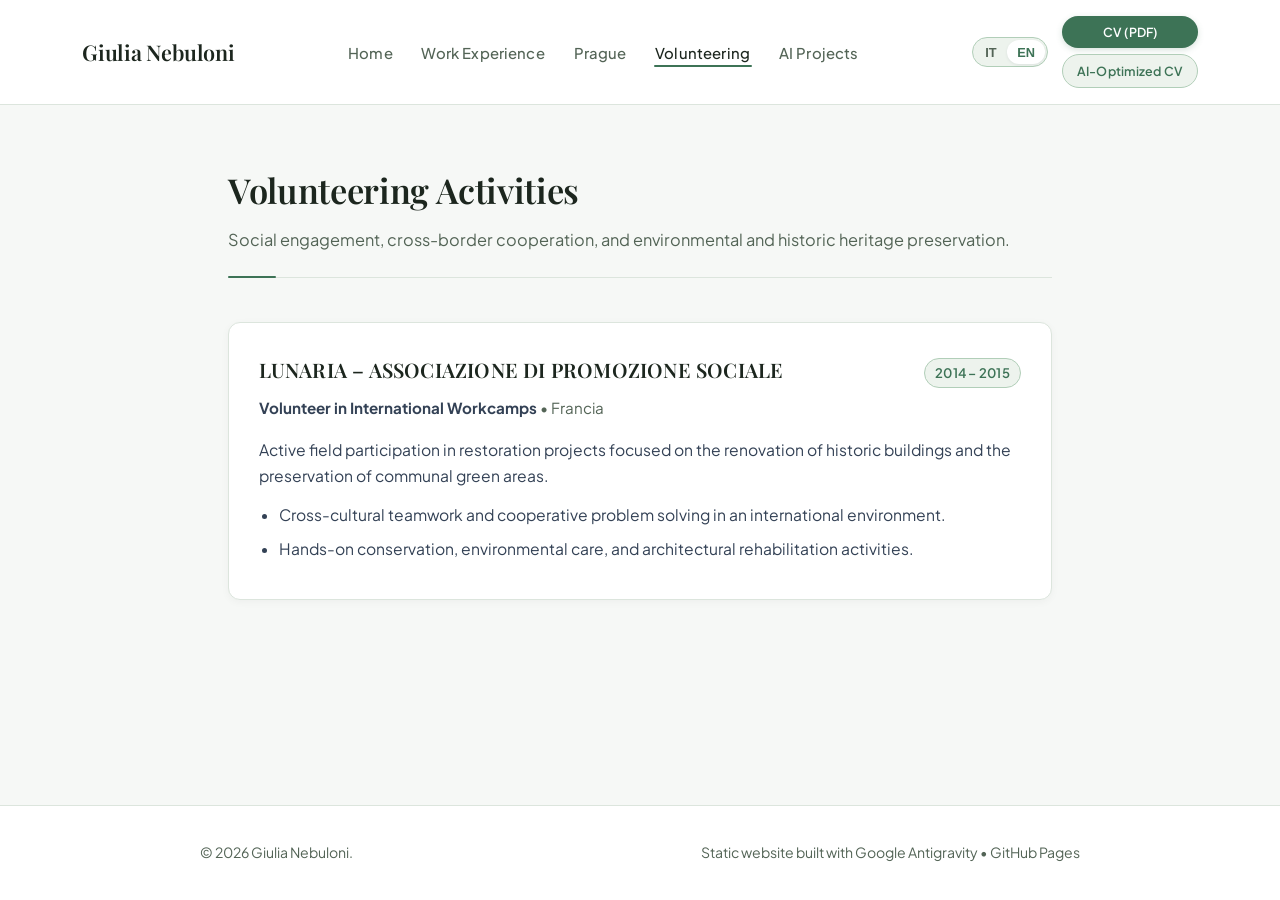
<file: volontariato.html>
<!DOCTYPE html>
<html lang="it">
<head>
  <meta charset="UTF-8">
  <meta name="viewport" content="width=device-width, initial-scale=1.0">
  <title>Volontariato | Giulia Nebuloni</title>
  <meta name="description" content="Esperienze di volontariato di Giulia Nebuloni: campi di volontariato internazionale con Lunaria APS in Francia.">
  <link rel="stylesheet" href="css/style.css">
</head>
<body>
  <!-- Header & Navigation -->
  <header class="site-header">
    <div class="nav-container">
      <a href="index.html" class="brand">Giulia Nebuloni</a>
      
      <button class="nav-toggle" aria-label="Menu" aria-expanded="false">&#9776;</button>

      <ul class="nav-links">
        <li><a href="index.html" data-i18n="nav_home">Home</a></li>
        <li><a href="esperienze.html" data-i18n="nav_exp">Esperienze</a></li>
        <li><a href="praga.html" data-i18n="nav_prague">Praga</a></li>
        <li><a href="volontariato.html" class="active" data-i18n="nav_volunteering">Volontariato</a></li>
        <li><a href="progetti-ai.html" data-i18n="nav_ai">Progetti AI</a></li>
      </ul>

      <div class="nav-actions">
        <div class="lang-switch" role="group" aria-label="Selettore lingua">
          <button type="button" class="lang-btn active" data-lang="it" aria-pressed="true">IT</button>
          <button type="button" class="lang-btn" data-lang="en" aria-pressed="false">EN</button>
        </div>
        <div class="cv-buttons">
          <a href="assets/docs/cv-it.pdf" class="btn-cv" download="Giulia_Nebuloni_CV_IT.pdf" data-i18n="btn_cv" data-i18n-attr="href:cv_href;download:cv_filename">CV (PDF)</a>
          <a href="assets/docs/cv-ai-it.pdf" class="btn-cv btn-cv-ai" download="Giulia_Nebuloni_CV_AI_IT.pdf" data-i18n="btn_cv_ai" data-i18n-attr="href:cv_ai_href;download:cv_ai_filename">CV Ottimizzato AI</a>
        </div>
      </div>
    </div>
  </header>

  <!-- Main Content -->
  <main class="main-content">
    <div class="page-header">
      <h1 data-i18n="vol_title">Attività di Volontariato</h1>
      <p data-i18n="vol_subtitle">Impegno sociale, cooperazione internazionale e progetti di tutela del patrimonio storico e naturale.</p>
    </div>

    <div class="experience-list">
      <article class="experience-card">
        <div class="card-header">
          <h2 class="card-title">LUNARIA – ASSOCIAZIONE DI PROMOZIONE SOCIALE</h2>
          <span class="card-period">2014 – 2015</span>
        </div>
        <div class="card-meta">
          <strong data-i18n="lunaria_role">Volontaria in campi di volontariato internazionali</strong> &bull; Francia
        </div>
        <div class="card-description">
          <p data-i18n="lunaria_desc">
            Partecipazione attiva a progetti sul campo dedicati alla ristrutturazione e al rinnovamento di edifici storici e alla cura e riqualificazione di aree verdi comunitarie.
          </p>
          <ul style="margin-top: 0.75rem;">
            <li data-i18n="lunaria_point1">Cooperazione e lavoro di squadra in un team internazionale interculturale.</li>
            <li data-i18n="lunaria_point2">Attività pratiche di manutenzione, conservazione e valorizzazione ambientale e architettonica.</li>
          </ul>
        </div>
      </article>
    </div>
  </main>

  <!-- Footer -->
  <footer class="site-footer">
    <div class="footer-content">
      <span>&copy; 2026 Giulia Nebuloni.</span>
      <span data-i18n="footer_hosted">Sito statico sviluppato con Google Antigravity &bull; GitHub Pages</span>
    </div>
  </footer>

  <script>
    window.PAGE_TITLE_KEY = 'vol_page_title';
    window.TRANSLATIONS = {
      it: {
        vol_page_title: "Volontariato | Giulia Nebuloni",
        nav_home: "Home",
        nav_exp: "Esperienze",
        nav_prague: "Praga",
        nav_volunteering: "Volontariato",
        nav_ai: "Progetti AI",
        btn_cv: "CV (PDF)",
        cv_href: "assets/docs/cv-it.pdf",
        cv_filename: "Giulia_Nebuloni_CV_IT.pdf",
        btn_cv_ai: "CV Ottimizzato AI",
        cv_ai_href: "assets/docs/cv-ai-it.pdf",
        cv_ai_filename: "Giulia_Nebuloni_CV_AI_IT.pdf",
        vol_title: "Attività di Volontariato",
        vol_subtitle: "Impegno sociale, cooperazione internazionale e progetti di tutela del patrimonio storico e naturale.",
        lunaria_role: "Volontaria in campi di volontariato internazionali",
        lunaria_desc: "Partecipazione attiva a progetti sul campo dedicati alla ristrutturazione e al rinnovamento di edifici storici e alla cura e riqualificazione di aree verdi comunitarie.",
        lunaria_point1: "Cooperazione e lavoro di squadra in un team internazionale interculturale.",
        lunaria_point2: "Attività pratiche di manutenzione, conservazione e valorizzazione ambientale e architettonica.",
        footer_hosted: "Sito statico sviluppato con Google Antigravity &bull; GitHub Pages"
      },
      en: {
        vol_page_title: "Volunteering | Giulia Nebuloni",
        nav_home: "Home",
        nav_exp: "Work Experience",
        nav_prague: "Prague",
        nav_volunteering: "Volunteering",
        nav_ai: "AI Projects",
        btn_cv: "CV (PDF)",
        cv_href: "assets/docs/cv-en.pdf",
        cv_filename: "Giulia_Nebuloni_CV_EN.pdf",
        btn_cv_ai: "AI-Optimized CV",
        cv_ai_href: "assets/docs/cv-ai-en.pdf",
        cv_ai_filename: "Giulia_Nebuloni_CV_AI_EN.pdf",
        vol_title: "Volunteering Activities",
        vol_subtitle: "Social engagement, cross-border cooperation, and environmental and historic heritage preservation.",
        lunaria_role: "Volunteer in International Workcamps",
        lunaria_desc: "Active field participation in restoration projects focused on the renovation of historic buildings and the preservation of communal green areas.",
        lunaria_point1: "Cross-cultural teamwork and cooperative problem solving in an international environment.",
        lunaria_point2: "Hands-on conservation, environmental care, and architectural rehabilitation activities.",
        footer_hosted: "Static website built with Google Antigravity &bull; GitHub Pages"
      }
    };
  </script>
  <script src="js/main.js"></script>
</body>
</html>
</file>
<file: css/style.css>
/* ==========================================================================
   Elegance & Refinement: Pastel Sage / Tea Green Theme
   - Palette: Soft sage greens, eucalyptus accents, delicate tea-green tints, crisp white reading space.
   - Typography: Clean humanist typography with classic Playfair serif touch for headings,
                 and Plus Jakarta Sans for reading comfort and professional tone.
   ========================================================================== */

@import url('https://fonts.googleapis.com/css2?family=Plus+Jakarta+Sans:wght@400;500;600;700&family=Playfair+Display:ital,wght@0,500;0,600;0,700;1,400&display=swap');

:root {
  /* Backgrounds: Pure white reading space with soft ambient light */
  --bg-primary: #f6f8f6;        /* Bianco caldo con impercettibile riflesso salvia chiarissimo */
  --bg-surface: #ffffff;        /* Bianco puro per card, header e massima leggibilità */
  --bg-subtle: #edf3ed;         /* Verde salvia / tè chiarissimo pastello per pillole e dettagli */
  --bg-pastel: #dfebe0;         /* Pastello verde salvia morbido per tag e hover */

  /* Text & Legibility: Contrasto morbido e riposante, mai aggressivo */
  --text-main: #1c261e;         /* Verde-bosco/antracite profondo per lettura confortevole */
  --text-muted: #536456;        /* Salvia/ardesia desaturato per testi secondari */
  --text-light: #7e9182;        /* Salvia chiaro per metadati e dettagli discreti */

  /* Borders & Dividers */
  --border-subtle: #dce5dd;     /* Linea tenue in armonia con le tonalità salvia */
  --border-light: #eaf0eb;

  /* Refined Pastel Sage Accents: Sobri, eleganti, professionali */
  --accent: #3d7356;            /* Verde salvia profondo / eucalipto elegante */
  --accent-hover: #2c563f;      /* Sfumatura più intensa per hover */
  --accent-soft: rgba(61, 115, 86, 0.10); /* Velatura tenue */
  --accent-soft-hover: rgba(61, 115, 86, 0.18);
  --accent-border: #b1ceb8;     /* Bordo verde pastello aggraziato */

  /* Fonts */
  --font-sans: 'Plus Jakarta Sans', -apple-system, BlinkMacSystemFont, "Segoe UI", Roboto, sans-serif;
  --font-serif: 'Playfair Display', Georgia, serif;

  /* Layout & Geometry */
  --max-w: 880px;
  --header-max-w: 1180px;
  --radius-sm: 6px;
  --radius: 12px;
  --radius-pill: 9999px;
  --shadow-sm: 0 2px 8px rgba(28, 38, 30, 0.04);
  --shadow-hover: 0 8px 24px rgba(28, 38, 30, 0.07);
}

* {
  box-sizing: border-box;
  margin: 0;
  padding: 0;
}

html {
  font-size: 16px;
  scroll-behavior: smooth;
}

body {
  font-family: var(--font-sans);
  background-color: var(--bg-primary);
  color: var(--text-main);
  line-height: 1.7;
  -webkit-font-smoothing: antialiased;
  -moz-osx-font-smoothing: grayscale;
  min-height: 100vh;
  display: flex;
  flex-direction: column;
}

/* Link Styling */
a {
  color: var(--accent);
  text-decoration: none;
  transition: all 0.2s ease;
}

a:hover, a:focus-visible {
  color: var(--accent-hover);
}

/* Header & Navigation */
header.site-header {
  background: rgba(255, 255, 255, 0.92);
  backdrop-filter: blur(12px);
  -webkit-backdrop-filter: blur(12px);
  border-bottom: 1px solid var(--border-subtle);
  position: sticky;
  top: 0;
  z-index: 100;
  transition: all 0.2s ease;
}

.nav-container {
  max-width: var(--header-max-w);
  margin: 0 auto;
  padding: 1rem 2rem;
  display: flex;
  align-items: center;
  justify-content: space-between;
  gap: 1.5rem;
}

.brand {
  font-family: var(--font-serif);
  font-weight: 600;
  font-size: 1.35rem;
  color: var(--text-main);
  letter-spacing: -0.01em;
  text-decoration: none;
  transition: color 0.2s ease;
}

.brand:hover {
  color: var(--accent);
}

.nav-links {
  display: flex;
  align-items: center;
  gap: 1.6rem;
  list-style: none;
}

.nav-links a {
  color: var(--text-muted);
  font-size: 0.93rem;
  font-weight: 500;
  text-decoration: none;
  padding: 0.35rem 0.1rem;
  position: relative;
  white-space: nowrap;
  letter-spacing: 0.01em;
  transition: color 0.2s ease;
}

.nav-links a::after {
  content: "";
  position: absolute;
  bottom: 0;
  left: 0;
  width: 0%;
  height: 2px;
  background-color: var(--accent);
  border-radius: 2px;
  transition: width 0.25s ease;
}

.nav-links a:hover,
.nav-links a.active {
  color: var(--text-main);
}

.nav-links a.active::after,
.nav-links a:hover::after {
  width: 100%;
}

.nav-actions {
  display: flex;
  align-items: center;
  gap: 0.85rem;
}

.cv-buttons {
  display: flex;
  flex-direction: column;
  gap: 0.35rem;
}

.lang-switch {
  display: inline-flex;
  border: 1px solid var(--accent-border);
  border-radius: var(--radius-pill);
  padding: 2px;
  background: var(--bg-subtle);
}

.lang-btn {
  background: none;
  border: none;
  padding: 0.28rem 0.65rem;
  cursor: pointer;
  color: var(--text-muted);
  font-size: 0.8rem;
  font-weight: 600;
  border-radius: var(--radius-pill);
  transition: all 0.2s ease;
}

.lang-btn.active {
  background-color: var(--bg-surface);
  color: var(--accent);
  box-shadow: 0 1px 3px rgba(30, 41, 59, 0.08);
}

.btn-cv {
  display: inline-flex;
  align-items: center;
  justify-content: center;
  gap: 0.4rem;
  background-color: var(--accent);
  color: #ffffff !important;
  padding: 0.35rem 0.85rem;
  font-size: 0.78rem;
  font-weight: 600;
  letter-spacing: 0.02em;
  border-radius: var(--radius-pill);
  text-decoration: none !important;
  box-shadow: 0 2px 6px rgba(61, 115, 86, 0.20);
  transition: all 0.2s ease;
  white-space: nowrap;
}

.btn-cv:hover, .btn-cv:focus-visible {
  background-color: var(--accent-hover);
  box-shadow: 0 4px 10px rgba(61, 115, 86, 0.30);
  transform: translateY(-1px);
}

.btn-cv-ai {
  background-color: var(--bg-subtle);
  color: var(--accent) !important;
  border: 1px solid var(--accent-border);
  box-shadow: none;
}

.btn-cv-ai:hover, .btn-cv-ai:focus-visible {
  background-color: var(--accent);
  color: #ffffff !important;
  border-color: var(--accent);
}

/* Mobile Nav Toggle */
.nav-toggle {
  display: none; /* default hidden, will be shown on small screens */
  background: none;
  border: none;
  font-size: 1.4rem;
  cursor: pointer;
  color: var(--text-main);
  padding: 0.25rem;
}

/* Extra small devices */
@media (max-width: 430px) {
  .hero-text h1 {
    font-size: 1.6rem;
  }
  .hero-text .subtitle {
    font-size: 0.9rem;
  }
  .hero-bio {
    font-size: 0.85rem;
  }
  .nav-container {
    padding: 0.5rem 0.75rem;
  }
  .nav-card {
    padding: 0.75rem;
  }
  main.main-content {
    padding: 1.5rem 0.5rem;
  }
}

/* Main Container */
main.main-content {
  flex: 1;
  max-width: var(--max-w);
  width: 100%;
  margin: 0 auto;
  padding: 3.5rem 1.75rem 4.5rem;
}

/* Hero Section */
.hero {
  display: flex;
  align-items: flex-start;
  gap: 2.5rem;
  margin-bottom: 3.5rem;
}

.hero-avatar-wrapper {
  flex-shrink: 0;
  width: 140px;
  height: 140px;
  border-radius: 50%;
  overflow: hidden;
  background: var(--bg-subtle);
  border: 2px solid var(--border-subtle);
  box-shadow: var(--shadow-sm);
  display: flex;
  align-items: center;
  justify-content: center;
}

.hero-avatar {
  width: 100%;
  height: 100%;
  object-fit: cover;
  display: block;
}

.hero-text h1 {
  font-family: var(--font-serif);
  font-size: 2.35rem;
  font-weight: 600;
  letter-spacing: -0.01em;
  color: var(--text-main);
  margin-bottom: 0.35rem;
}

.hero-text .subtitle {
  font-size: 1.05rem;
  font-weight: 500;
  color: var(--accent);
  margin-bottom: 1rem;
  letter-spacing: 0.01em;
}

.hero-text .meta-info {
  display: flex;
  flex-wrap: wrap;
  gap: 1.25rem;
  font-size: 0.9rem;
  color: var(--text-muted);
  margin-bottom: 1.5rem;
}

.hero-text .meta-info span {
  display: inline-flex;
  align-items: center;
  gap: 0.4rem;
}

.hero-text .meta-info a {
  color: var(--text-muted);
  border-bottom: 1px dotted var(--accent-border);
}

.hero-text .meta-info a:hover {
  color: var(--accent);
  border-bottom-style: solid;
}

.hero-bio {
  font-size: 1.05rem;
  line-height: 1.75;
  color: #334155;
  font-weight: 400;
}

/* Page Headers */
.page-header {
  margin-bottom: 2.75rem;
  padding-bottom: 1.5rem;
  border-bottom: 1px solid var(--border-subtle);
  position: relative;
}

.page-header::after {
  content: "";
  position: absolute;
  bottom: -1px;
  left: 0;
  width: 48px;
  height: 2px;
  background-color: var(--accent);
  border-radius: 2px;
}

.page-header h1 {
  font-family: var(--font-serif);
  font-size: 2.15rem;
  font-weight: 600;
  letter-spacing: -0.01em;
  color: var(--text-main);
  margin-bottom: 0.45rem;
}

.page-header p {
  color: var(--text-muted);
  font-size: 1.02rem;
  line-height: 1.6;
}

/* Experience & Content Cards */
.experience-list {
  display: flex;
  flex-direction: column;
  gap: 1.75rem;
}

.experience-card {
  background: var(--bg-surface);
  border: 1px solid var(--border-subtle);
  border-radius: var(--radius);
  padding: 1.85rem;
  box-shadow: var(--shadow-sm);
  transition: all 0.25s ease;
  position: relative;
}

.experience-card:hover {
  border-color: var(--accent-border);
  box-shadow: var(--shadow-hover);
  transform: translateY(-2px);
}

.card-header {
  display: flex;
  justify-content: space-between;
  align-items: baseline;
  flex-wrap: wrap;
  gap: 0.6rem;
  margin-bottom: 0.4rem;
}

.card-title {
  font-family: var(--font-serif);
  font-size: 1.25rem;
  font-weight: 600;
  letter-spacing: 0.01em;
  color: var(--text-main);
}

.card-period {
  font-size: 0.82rem;
  font-weight: 600;
  color: var(--accent);
  background: var(--bg-subtle);
  border: 1px solid var(--accent-border);
  padding: 0.2rem 0.65rem;
  border-radius: var(--radius-pill);
  letter-spacing: 0.02em;
}

.card-meta {
  font-size: 0.95rem;
  color: var(--text-muted);
  margin-bottom: 1rem;
}

.card-meta strong {
  color: #334155;
}

.card-description {
  font-size: 0.98rem;
  line-height: 1.7;
  color: #334155;
}

.card-description ul {
  margin-left: 1.25rem;
  margin-top: 0.65rem;
}

.card-description li {
  margin-bottom: 0.45rem;
}

/* Nav Grid (Links in pages) */
.nav-grid {
  display: grid;
  grid-template-columns: repeat(auto-fit, minmax(260px, 1fr));
  gap: 1.5rem;
  margin-top: 2rem;
}

.nav-card {
  background: var(--bg-surface);
  border: 1px solid var(--border-subtle);
  border-radius: var(--radius);
  padding: 1.6rem;
  box-shadow: var(--shadow-sm);
  display: flex;
  flex-direction: column;
  justify-content: space-between;
  text-decoration: none;
  transition: all 0.25s ease;
}

.nav-card:hover {
  border-color: var(--accent-border);
  transform: translateY(-2px);
  box-shadow: var(--shadow-hover);
  text-decoration: none;
}

.nav-card h3 {
  font-family: var(--font-serif);
  font-size: 1.2rem;
  font-weight: 600;
  color: var(--text-main);
  margin-bottom: 0.5rem;
}

.nav-card p {
  font-size: 0.92rem;
  color: var(--text-muted);
  line-height: 1.6;
  margin-bottom: 1.2rem;
}

.nav-card .arrow-link {
  font-weight: 600;
  font-size: 0.88rem;
  color: var(--accent);
  display: inline-flex;
  align-items: center;
  gap: 0.35rem;
  letter-spacing: 0.01em;
  transition: transform 0.2s ease;
}

.nav-card:hover .arrow-link {
  transform: translateX(3px);
}

/* Sections & Tags */
.info-section {
  margin-top: 3.5rem;
}

.info-section h2 {
  font-family: var(--font-serif);
  font-size: 1.45rem;
  font-weight: 600;
  color: var(--text-main);
  margin-bottom: 1.25rem;
  padding-bottom: 0.6rem;
  border-bottom: 1px solid var(--border-subtle);
}

.skills-tags {
  display: flex;
  flex-wrap: wrap;
  gap: 0.6rem;
}

.tag {
  background: var(--bg-subtle);
  color: var(--text-main);
  border: 1px solid var(--border-subtle);
  padding: 0.35rem 0.85rem;
  border-radius: var(--radius-pill);
  font-size: 0.88rem;
  font-weight: 500;
  transition: all 0.2s ease;
}

.tag:hover {
  border-color: var(--accent-border);
  background: var(--bg-pastel);
}

/* Technical Specification Box */
.spec-box {
  background: var(--bg-surface);
  border: 1px solid var(--border-subtle);
  border-radius: var(--radius);
  padding: 1.6rem;
  margin-top: 1.5rem;
  box-shadow: var(--shadow-sm);
}

.spec-item {
  display: flex;
  flex-direction: column;
  padding: 0.85rem 0;
  border-bottom: 1px solid var(--border-light);
}

.spec-item:last-child {
  border-bottom: none;
  padding-bottom: 0;
}

.spec-label {
  font-weight: 600;
  font-size: 0.8rem;
  text-transform: uppercase;
  letter-spacing: 0.06em;
  color: var(--accent);
  margin-bottom: 0.3rem;
}

.spec-val {
  font-size: 0.98rem;
  color: var(--text-main);
}

/* Code block */
pre.code-block {
  background: #1e293b;
  color: #f1f5f9;
  padding: 1.25rem;
  border-radius: var(--radius);
  font-size: 0.88rem;
  overflow-x: auto;
  margin: 1.25rem 0;
  line-height: 1.6;
  border: 1px solid #334155;
}

/* Footer */
footer.site-footer {
  border-top: 1px solid var(--border-subtle);
  background: var(--bg-surface);
  padding: 2.2rem 1.75rem;
  margin-top: auto;
}

.footer-content {
  max-width: var(--max-w);
  margin: 0 auto;
  display: flex;
  justify-content: space-between;
  align-items: center;
  flex-wrap: wrap;
  gap: 1rem;
  font-size: 0.88rem;
  color: var(--text-muted);
}

/* Responsive Styles */
@media (max-width: 900px) {
  .nav-container {
    padding: 0.9rem 1.25rem;
    gap: 1rem;
  }
}

@media (max-width: 860px) {
  .nav-toggle {
    display: block;
  }

  .nav-links {
    display: none;
    position: absolute;
    top: 100%;
    left: 0;
    right: 0;
    background: var(--bg-surface);
    flex-direction: column;
    padding: 1.25rem 1.75rem;
    border-bottom: 1px solid var(--border-subtle);
    box-shadow: 0 8px 20px rgba(30, 41, 59, 0.06);
    gap: 0.85rem;
    align-items: flex-start;
  }

  .nav-links.open {
    display: flex;
  }
}

@media (max-width: 768px) {
  .hero {
    flex-direction: column;
    gap: 1.5rem;
  }

  .card-header {
    flex-direction: column;
    align-items: flex-start;
  }
}
</file>
